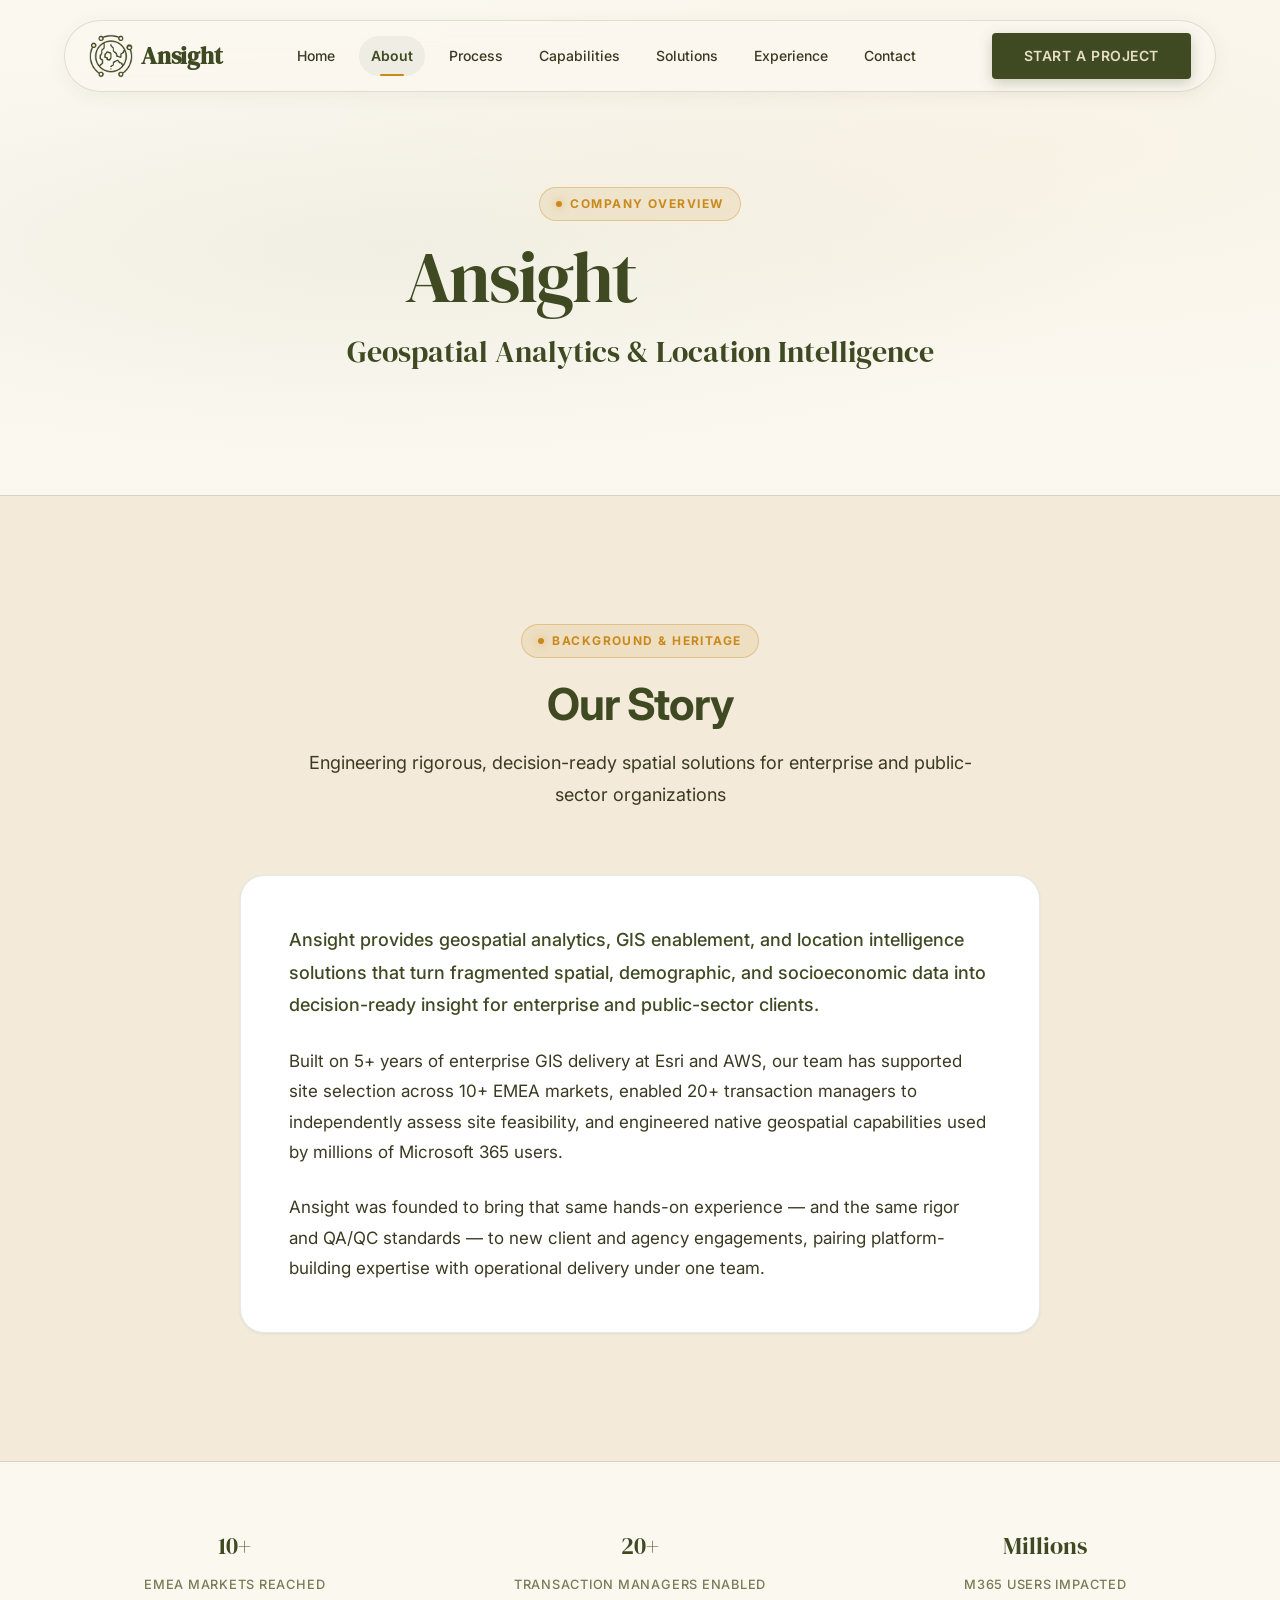
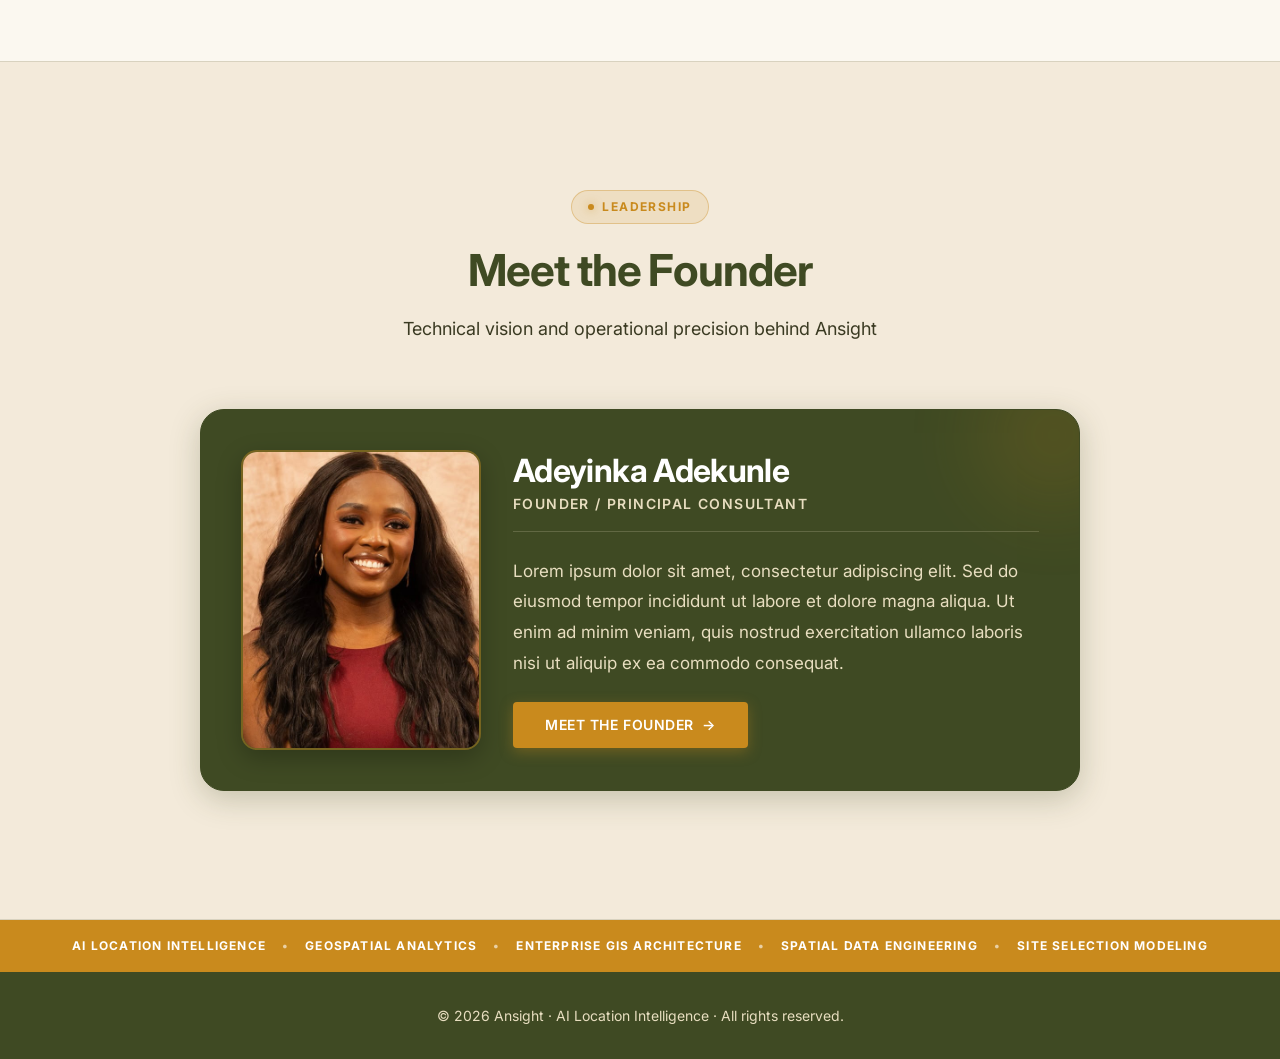
<file: about.html>
<!DOCTYPE html>
<html lang="en">

<head>
    <meta charset="UTF-8">
    <meta name="viewport" content="width=device-width, initial-scale=1.0">

    <!-- SEO & Performance -->
    <title>About Us | Ansight — Geospatial Analytics & Location Intelligence</title>
    <meta name="description"
        content="Ansight provides geospatial analytics, GIS enablement, and location intelligence solutions. Built on 5+ years of enterprise GIS delivery at Esri and AWS.">
    <meta name="keywords"
        content="about Ansight, geospatial analytics, location intelligence, GIS enablement, Adeyinka Adekunle, Esri, AWS">

    <!-- Open Graph Metadata -->
    <meta property="og:title" content="About Ansight | Geospatial Analytics">
    <meta property="og:description"
        content="Learn about Ansight, our enterprise GIS heritage, and our mission to turn spatial data into decision-ready insight.">
    <meta property="og:type" content="website">
    <meta property="og:url" content="https://ansight.com/about.html">

    <!-- Preconnect & Fonts -->
    <link rel="preconnect" href="https://fonts.googleapis.com">
    <link rel="preconnect" href="https://fonts.gstatic.com" crossorigin>
    <link
        href="https://fonts.googleapis.com/css2?family=DM+Serif+Display&family=Inter:wght@300;400;500;600;700&display=swap"
        rel="stylesheet">

    <link rel="stylesheet" href="css/style.css">
    <link rel="stylesheet" href="css/components.css">
    <link rel="icon" type="image/png" href="assets/images/logo.png">
</head>

<body>
    <!-- Global Glow Ambient Highlights -->
    <div class="glow-blob"
        style="top: -10%; left: -5%; width: 50vw; height: 50vw; background: var(--clr-olive-green); opacity: 0.08;">
    </div>
    <div class="glow-blob"
        style="bottom: 20%; right: -10%; width: 40vw; height: 40vw; background: var(--clr-amber); opacity: 0.06;"></div>

    <header class="site-header" role="banner">
        <div class="nav-container">
            <a href="index.html" class="logo" aria-label="Ansight Home">
                <img src="assets/images/logo-new.png" alt="Ansight Logo" class="logo-img">
                <span class="logo-title" data-config="company-name">Ansight</span>
            </a>
            <nav id="main-nav" class="main-nav" aria-label="Primary Navigation">
                <div class="nav-links">
                    <a href="index.html#home" class="nav-item">Home</a>
                    <a href="about.html" class="nav-item active">About</a>
                    <a href="index.html#process" class="nav-item">Process</a>
                    <a href="index.html#capabilities" class="nav-item">Capabilities</a>
                    <a href="index.html#solutions" class="nav-item">Solutions</a>
                    <a href="index.html#experience" class="nav-item">Experience</a>
                    <a href="index.html#contact" class="nav-item">Contact</a>
                </div>
                <a href="index.html#contact" class="btn btn-primary mobile-menu-cta" aria-label="Start a Project with Ansight">Start a Project</a>
            </nav>
            <button class="mobile-menu-toggle" aria-expanded="false" aria-controls="main-nav"
                aria-label="Toggle Navigation">
                <span></span><span></span><span></span>
            </button>
            <a href="index.html#contact" class="btn btn-primary header-cta" aria-label="Start a Project with Ansight">Start a
                Project</a>
        </div>
    </header>

    <main id="main-content" role="main">

        <!-- ============================================================
             1. HERO — Company Name + Tagline
             ============================================================ -->
        <section id="about-hero" class="section hero-section" style="min-height: 55vh; padding-top: var(--space-32); padding-bottom: var(--space-16); text-align: center;">
            <div class="container">
                <div class="reveal" style="max-width: 840px; margin: 0 auto;">
                    <div class="section-badge" style="margin-bottom: var(--space-4);">
                        <span class="badge-dot" aria-hidden="true"></span>
                        <span>Company Overview</span>
                    </div>
                    <h1 class="hero-title" style="margin-bottom: var(--space-4);" data-config="company-name">Ansight</h1>
                    <p class="hero-subtitle" style="font-size: clamp(1.25rem, 3vw, 1.875rem); font-family: var(--font-family-serif); color: var(--clr-deep-olive); max-width: 720px; margin: 0 auto; line-height: 1.35;" data-config="company-tagline">
                        Geospatial Analytics & Location Intelligence
                    </p>
                </div>
            </div>
        </section>

        <!-- ============================================================
             2. OUR STORY
             ============================================================ -->
        <section id="our-story" class="section section-surface" aria-labelledby="story-heading">
            <div class="container">
                <div class="section-header reveal">
                    <div class="section-badge">
                        <span class="badge-dot" aria-hidden="true"></span>
                        <span>Background & Heritage</span>
                    </div>
                    <h2 id="story-heading">Our Story</h2>
                    <p class="section-desc">Engineering rigorous, decision-ready spatial solutions for enterprise and public-sector organizations</p>
                </div>
                <div class="reveal delay-1" style="max-width: 800px; margin: 0 auto; background: var(--clr-bg-elevated); padding: clamp(var(--space-6), 5vw, var(--space-12)); border-radius: var(--radius-xl); border: 1px solid var(--clr-border-card); box-shadow: var(--shadow-sm);">
                    <p style="font-size: var(--font-size-lg); line-height: var(--line-height-relaxed); color: var(--clr-deep-olive); font-weight: 500; margin-bottom: var(--space-6);">
                        Ansight provides geospatial analytics, GIS enablement, and location intelligence solutions that turn fragmented spatial, demographic, and socioeconomic data into decision-ready insight for enterprise and public-sector clients.
                    </p>
                    <p style="font-size: var(--font-size-base); line-height: var(--line-height-relaxed); color: var(--clr-text-body); margin-bottom: var(--space-6);">
                        Built on 5+ years of enterprise GIS delivery at Esri and AWS, our team has supported site selection across 10+ EMEA markets, enabled 20+ transaction managers to independently assess site feasibility, and engineered native geospatial capabilities used by millions of Microsoft 365 users.
                    </p>
                    <p style="font-size: var(--font-size-base); line-height: var(--line-height-relaxed); color: var(--clr-text-body); margin-bottom: 0;">
                        Ansight was founded to bring that same hands-on experience — and the same rigor and QA/QC standards — to new client and agency engagements, pairing platform-building expertise with operational delivery under one team.
                    </p>
                </div>
            </div>
        </section>

        <!-- ============================================================
             3. STATS STRIP — Reusing Homepage Stat-Strip Visual Style
             ============================================================ -->
        <section id="stats" class="section section-ivory" style="padding: var(--space-16) 0;" aria-labelledby="stats-heading">
            <div class="container">
                <h2 id="stats-heading" class="visually-hidden">Track Record & Scale</h2>
                <div class="hero-stats reveal" style="margin-top: 0; padding-top: 0; border-top: none;">
                    <div class="hero-stat">
                        <span class="hero-stat-value">10+</span>
                        <span class="hero-stat-label">EMEA Markets Reached</span>
                    </div>
                    <div class="hero-stat">
                        <span class="hero-stat-value">20+</span>
                        <span class="hero-stat-label">Transaction Managers Enabled</span>
                    </div>
                    <div class="hero-stat">
                        <span class="hero-stat-value">Millions</span>
                        <span class="hero-stat-label">M365 Users Impacted</span>
                    </div>
                </div>
            </div>
        </section>

        <!-- ============================================================
             4. MEET THE FOUNDER TEASER SECTION
             ============================================================ -->
        <section id="founder-teaser" class="section section-surface" aria-labelledby="founder-teaser-heading">
            <div class="container">
                <div class="section-header reveal">
                    <div class="section-badge">
                        <span class="badge-dot" aria-hidden="true"></span>
                        <span>Leadership</span>
                    </div>
                    <h2 id="founder-teaser-heading">Meet the Founder</h2>
                    <p class="section-desc">Technical vision and operational precision behind Ansight</p>
                </div>
                <div style="max-width: 880px; margin: 0 auto;">
                    <article class="contact-card-founder reveal delay-1" style="padding: clamp(var(--space-6), 5vw, var(--space-10));">
                        <div class="founder-glow" aria-hidden="true"></div>
                        <div class="founder-card-grid">
                            <div style="text-align: center;">
                                <img src="assets/images/CEO.jpeg" alt="Adeyinka Adekunle — Founder & CEO" class="founder-portrait">
                            </div>
                            <div>
                                <h3 id="founder-name" data-config="founder-name"
                                    style="color: #FFFFFF; font-size: var(--font-size-3xl); margin-bottom: var(--space-1);">
                                    Adeyinka Adekunle
                                </h3>
                                <p aria-label="Role" data-config="founder-role"
                                    style="font-size: var(--font-size-sm); color: var(--clr-warm-ivory); text-transform: uppercase; letter-spacing: 0.1em; margin-bottom: var(--space-6); font-weight: var(--font-weight-semibold); border-bottom: 1px solid rgba(232, 222, 192, 0.2); padding-bottom: var(--space-4);">
                                    Founder / Principal Consultant
                                </p>
                                <p style="font-size: var(--font-size-base); color: var(--clr-warm-ivory); line-height: var(--line-height-relaxed); margin-bottom: var(--space-6);">
                                    Lorem ipsum dolor sit amet, consectetur adipiscing elit. Sed do eiusmod tempor incididunt ut labore et dolore magna aliqua. Ut enim ad minim veniam, quis nostrud exercitation ullamco laboris nisi ut aliquip ex ea commodo consequat.
                                </p>
                                <div>
                                    <a href="founder.html" class="btn btn-primary" style="background: var(--clr-amber); color: #FFFFFF; box-shadow: 0 4px 14px rgba(201, 138, 29, 0.35);">
                                        Meet the Founder <span class="arrow" aria-hidden="true">→</span>
                                    </a>
                                </div>
                            </div>
                        </div>
                    </article>
                </div>
            </div>
        </section>

    </main>

    <!-- Keyword Footer Banner (Amber Accent per Brand Guidelines) -->
    <div class="keyword-footer-banner" role="region" aria-label="Core Competencies Banner">
        <div class="container">
            <div class="keyword-banner-inner">
                <span>AI Location Intelligence</span>
                <span class="bullet" aria-hidden="true">•</span>
                <span>Geospatial Analytics</span>
                <span class="bullet" aria-hidden="true">•</span>
                <span>Enterprise GIS Architecture</span>
                <span class="bullet" aria-hidden="true">•</span>
                <span>Spatial Data Engineering</span>
                <span class="bullet" aria-hidden="true">•</span>
                <span>Site Selection Modeling</span>
            </div>
        </div>
    </div>

    <!-- 5. Footer (Same as index.html) -->
    <footer class="site-footer" role="contentinfo"
        style="padding-top: var(--space-8); padding-bottom: var(--space-8); background-color: var(--clr-deep-olive);">
        <div class="container text-center">
            <p data-config="copyright"
                style="color: var(--clr-warm-ivory); font-size: var(--font-size-sm); margin-bottom: 0;">&copy; 2026
                Ansight · AI Location Intelligence · All rights reserved.</p>
        </div>
    </footer>

    <script src="js/main.js"></script>
</body>

</html>
</file>
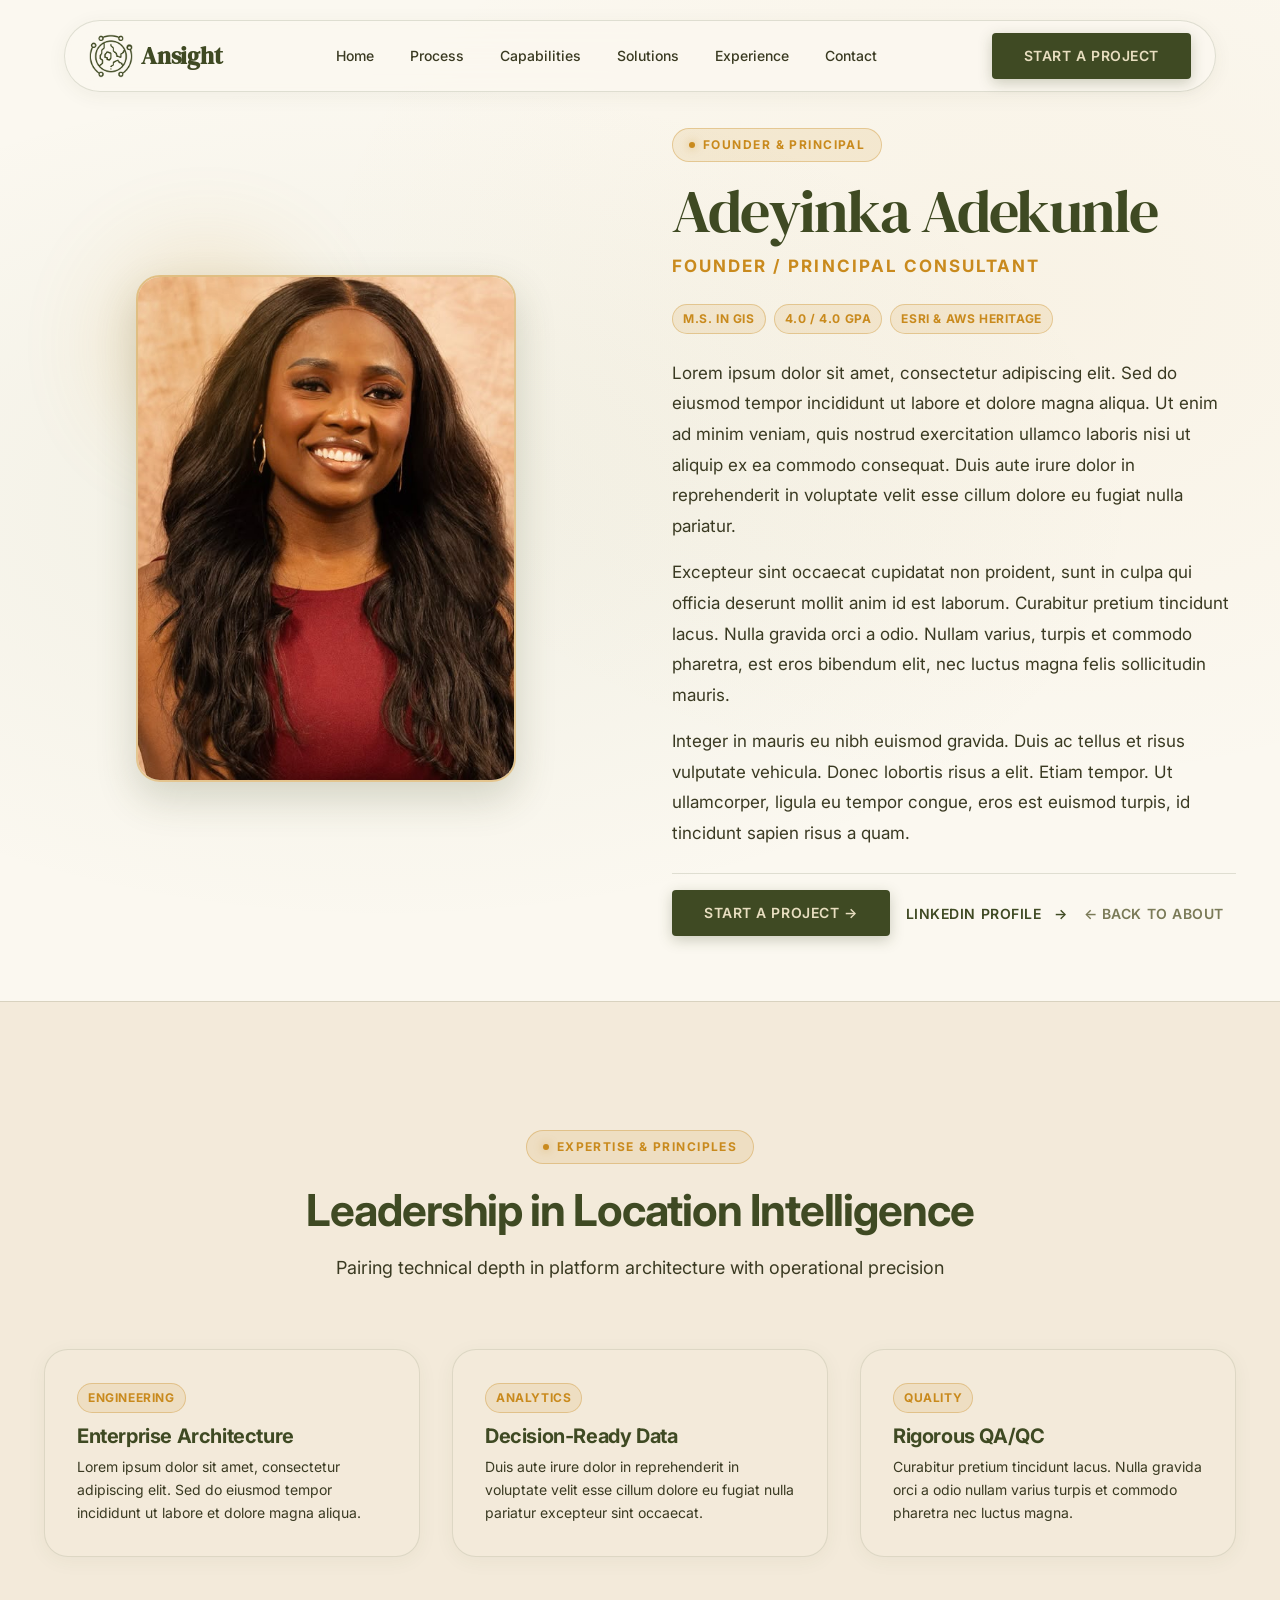
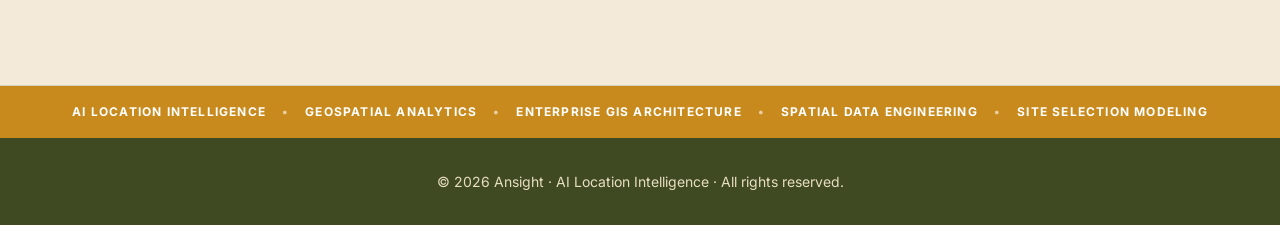
<file: founder.html>
<!DOCTYPE html>
<html lang="en">

<head>
    <meta charset="UTF-8">
    <meta name="viewport" content="width=device-width, initial-scale=1.0">

    <!-- SEO & Performance -->
    <title>Founder & Leadership | Ansight — Adeyinka Adekunle</title>
    <meta name="description"
        content="Meet Adeyinka Adekunle, Founder & Principal Consultant at Ansight. Bringing enterprise GIS rigor, location analytics, and spatial data engineering.">
    <meta name="keywords"
        content="Adeyinka Adekunle, Ansight founder, GIS consultant, location intelligence, spatial engineering">

    <!-- Open Graph Metadata -->
    <meta property="og:title" content="Founder & Leadership | Ansight">
    <meta property="og:description"
        content="Meet Adeyinka Adekunle, Founder and Principal Consultant at Ansight.">
    <meta property="og:type" content="website">
    <meta property="og:url" content="https://ansight.com/founder.html">

    <!-- Preconnect & Fonts -->
    <link rel="preconnect" href="https://fonts.googleapis.com">
    <link rel="preconnect" href="https://fonts.gstatic.com" crossorigin>
    <link
        href="https://fonts.googleapis.com/css2?family=DM+Serif+Display&family=Inter:wght@300;400;500;600;700&display=swap"
        rel="stylesheet">

    <link rel="stylesheet" href="css/style.css">
    <link rel="stylesheet" href="css/components.css">
    <link rel="icon" type="image/png" href="assets/images/logo.png">
</head>

<body>
    <!-- Global Glow Ambient Highlights -->
    <div class="glow-blob"
        style="top: -10%; left: -5%; width: 50vw; height: 50vw; background: var(--clr-olive-green); opacity: 0.08;">
    </div>
    <div class="glow-blob"
        style="bottom: 20%; right: -10%; width: 40vw; height: 40vw; background: var(--clr-amber); opacity: 0.06;"></div>

    <header class="site-header" role="banner">
        <div class="nav-container">
            <a href="index.html" class="logo" aria-label="Ansight Home">
                <img src="assets/images/logo-new.png" alt="Ansight Logo" class="logo-img">
                <span class="logo-title" data-config="company-name">Ansight</span>
            </a>
            <nav id="main-nav" class="main-nav" aria-label="Primary Navigation">
                <div class="nav-links">
                    <a href="index.html#home" class="nav-item">Home</a>
                    <!-- <a href="about.html" class="nav-item">About</a> -->
                    <a href="index.html#process" class="nav-item">Process</a>
                    <a href="index.html#capabilities" class="nav-item">Capabilities</a>
                    <a href="index.html#solutions" class="nav-item">Solutions</a>
                    <a href="index.html#experience" class="nav-item">Experience</a>
                    <a href="index.html#contact" class="nav-item">Contact</a>
                </div>
                <a href="index.html#contact" class="btn btn-primary mobile-menu-cta" aria-label="Start a Project with Ansight">Start a Project</a>
            </nav>
            <button class="mobile-menu-toggle" aria-expanded="false" aria-controls="main-nav"
                aria-label="Toggle Navigation">
                <span></span><span></span><span></span>
            </button>
            <a href="index.html#contact" class="btn btn-primary header-cta" aria-label="Start a Project with Ansight">Start a
                Project</a>
        </div>
    </header>

    <main id="main-content" role="main">

        <!-- ============================================================
             FOUNDER HERO & PROFILE
             ============================================================ -->
        <section id="founder-hero" class="section hero-section" style="min-height: auto; padding-top: var(--space-32); padding-bottom: var(--space-16);">
            <div class="container">
                <div class="grid grid-2" style="align-items: center; gap: clamp(var(--space-8), 5vw, var(--space-16));">
                    <!-- Left: CEO Portrait in Art-Directed Container -->
                    <div class="reveal" style="text-align: center;">
                        <div style="position: relative; display: inline-block; max-width: 380px; width: 100%;">
                            <div class="founder-glow" style="top: -20px; left: -20px; width: 180px; height: 180px; background: var(--clr-amber); opacity: 0.2; filter: blur(50px); position: absolute; border-radius: 50%;" aria-hidden="true"></div>
                            <img src="assets/images/CEO.jpeg" alt="Adeyinka Adekunle — Founder & Principal Consultant"
                                style="width: 100%; border-radius: var(--radius-xl); border: 2px solid rgba(201, 138, 29, 0.45); box-shadow: 0 16px 40px rgba(63, 74, 35, 0.2); object-fit: cover; object-position: 50% 0%; aspect-ratio: 3 / 4; display: block;">
                        </div>
                    </div>

                    <!-- Right: Executive Details & Bio -->
                    <div class="reveal delay-1">
                        <div class="section-badge" style="margin-bottom: var(--space-4);">
                            <span class="badge-dot" aria-hidden="true"></span>
                            <span>Founder & Principal</span>
                        </div>
                        <h1 class="hero-title" style="margin-bottom: var(--space-2); font-size: clamp(2.5rem, 5vw, 3.75rem);">Adeyinka Adekunle</h1>
                        <p style="font-size: var(--font-size-base); color: var(--clr-amber); text-transform: uppercase; letter-spacing: 0.12em; font-weight: var(--font-weight-bold); margin-bottom: var(--space-6);">
                            Founder / Principal Consultant
                        </p>

                        <div style="display: flex; gap: var(--space-2); flex-wrap: wrap; margin-bottom: var(--space-6);">
                            <span class="tag">M.S. in GIS</span>
                            <span class="tag">4.0 / 4.0 GPA</span>
                            <span class="tag">Esri & AWS Heritage</span>
                        </div>

                        <!-- Draft Lorem Ipsum Description (placeholder for user's draft) -->
                        <div style="color: var(--clr-text-body); font-size: var(--font-size-base); line-height: var(--line-height-relaxed);">
                            <p style="margin-bottom: var(--space-4);">
                                Lorem ipsum dolor sit amet, consectetur adipiscing elit. Sed do eiusmod tempor incididunt ut labore et dolore magna aliqua. Ut enim ad minim veniam, quis nostrud exercitation ullamco laboris nisi ut aliquip ex ea commodo consequat. Duis aute irure dolor in reprehenderit in voluptate velit esse cillum dolore eu fugiat nulla pariatur.
                            </p>
                            <p style="margin-bottom: var(--space-4);">
                                Excepteur sint occaecat cupidatat non proident, sunt in culpa qui officia deserunt mollit anim id est laborum. Curabitur pretium tincidunt lacus. Nulla gravida orci a odio. Nullam varius, turpis et commodo pharetra, est eros bibendum elit, nec luctus magna felis sollicitudin mauris.
                            </p>
                            <p style="margin-bottom: var(--space-6);">
                                Integer in mauris eu nibh euismod gravida. Duis ac tellus et risus vulputate vehicula. Donec lobortis risus a elit. Etiam tempor. Ut ullamcorper, ligula eu tempor congue, eros est euismod turpis, id tincidunt sapien risus a quam.
                            </p>
                        </div>

                        <div style="display: flex; gap: var(--space-4); align-items: center; flex-wrap: wrap; padding-top: var(--space-4); border-top: 1px solid var(--clr-border);">
                            <a href="index.html#contact" class="btn btn-primary">Start a Project →</a>
                            <a href="https://www.linkedin.com/in/adeyinka-adekunle-37162a155/" target="_blank" rel="noopener noreferrer" class="btn-text">
                                LinkedIn Profile <span class="arrow" aria-hidden="true">→</span>
                            </a>
                            <a href="about.html" class="btn-text" style="color: var(--clr-muted-olive);">
                                ← Back to About
                            </a>
                        </div>
                    </div>
                </div>
            </div>
        </section>

        <!-- ============================================================
             CORE PILLARS / COMPETENCIES
             ============================================================ -->
        <section class="section section-surface" aria-labelledby="pillars-heading">
            <div class="container">
                <div class="section-header reveal">
                    <div class="section-badge">
                        <span class="badge-dot" aria-hidden="true"></span>
                        <span>Expertise & Principles</span>
                    </div>
                    <h2 id="pillars-heading">Leadership in Location Intelligence</h2>
                    <p class="section-desc">Pairing technical depth in platform architecture with operational precision</p>
                </div>
                <div class="grid grid-3">
                    <div class="card reveal">
                        <span class="tag" style="margin-bottom: var(--space-3);">Engineering</span>
                        <h3 style="font-size: var(--font-size-xl); margin-bottom: var(--space-2);">Enterprise Architecture</h3>
                        <p style="margin-bottom: 0; color: var(--clr-text-body); font-size: var(--font-size-sm); line-height: var(--line-height-base);">
                            Lorem ipsum dolor sit amet, consectetur adipiscing elit. Sed do eiusmod tempor incididunt ut labore et dolore magna aliqua.
                        </p>
                    </div>
                    <div class="card reveal delay-1">
                        <span class="tag" style="margin-bottom: var(--space-3);">Analytics</span>
                        <h3 style="font-size: var(--font-size-xl); margin-bottom: var(--space-2);">Decision-Ready Data</h3>
                        <p style="margin-bottom: 0; color: var(--clr-text-body); font-size: var(--font-size-sm); line-height: var(--line-height-base);">
                            Duis aute irure dolor in reprehenderit in voluptate velit esse cillum dolore eu fugiat nulla pariatur excepteur sint occaecat.
                        </p>
                    </div>
                    <div class="card reveal delay-2">
                        <span class="tag" style="margin-bottom: var(--space-3);">Quality</span>
                        <h3 style="font-size: var(--font-size-xl); margin-bottom: var(--space-2);">Rigorous QA/QC</h3>
                        <p style="margin-bottom: 0; color: var(--clr-text-body); font-size: var(--font-size-sm); line-height: var(--line-height-base);">
                            Curabitur pretium tincidunt lacus. Nulla gravida orci a odio nullam varius turpis et commodo pharetra nec luctus magna.
                        </p>
                    </div>
                </div>
            </div>
        </section>

    </main>

    <!-- Keyword Footer Banner (Amber Accent per Brand Guidelines) -->
    <div class="keyword-footer-banner" role="region" aria-label="Core Competencies Banner">
        <div class="container">
            <div class="keyword-banner-inner">
                <span>AI Location Intelligence</span>
                <span class="bullet" aria-hidden="true">•</span>
                <span>Geospatial Analytics</span>
                <span class="bullet" aria-hidden="true">•</span>
                <span>Enterprise GIS Architecture</span>
                <span class="bullet" aria-hidden="true">•</span>
                <span>Spatial Data Engineering</span>
                <span class="bullet" aria-hidden="true">•</span>
                <span>Site Selection Modeling</span>
            </div>
        </div>
    </div>

    <!-- Footer (Same as index.html) -->
    <footer class="site-footer" role="contentinfo"
        style="padding-top: var(--space-8); padding-bottom: var(--space-8); background-color: var(--clr-deep-olive);">
        <div class="container text-center">
            <p data-config="copyright"
                style="color: var(--clr-warm-ivory); font-size: var(--font-size-sm); margin-bottom: 0;">&copy; 2026
                Ansight · AI Location Intelligence · All rights reserved.</p>
        </div>
    </footer>

    <script src="js/main.js"></script>
</body>

</html>
</file>
<file: css/style.css>
/* ==========================================================================
   ANSIGHT DESIGN SYSTEM - PREMIUM ART-DIRECTED OVERHAUL
   Centralized CSS Custom Properties (Tokens) & Base Components
   ========================================================================== */

@import url('https://fonts.googleapis.com/css2?family=DM+Serif+Display&family=Inter:wght@300;400;500;600;700&display=swap');

:root {
    /* ----------------------------------------------------------------------
       1. ANSIGHT BRAND COLOR SYSTEM  (palette locked — unchanged)
       ---------------------------------------------------------------------- */
    --clr-deep-olive: #3F4A23;
    --clr-olive-green: #6B7A3D;
    --clr-amber: #C98A1D;
    --clr-amber-glow: rgba(201, 138, 29, 0.25);
    --clr-ivory: #FBF8F0;
    --clr-ivory-tint: #F3EADA;
    --clr-dark-olive-brown: #3A3A22;
    --clr-muted-olive: #7A7A57;
    --clr-warm-ivory: #E8DEC0;

    /* Semantic Aliases */
    --clr-bg-base: var(--clr-ivory);
    --clr-bg-surface: var(--clr-ivory-tint);
    --clr-bg-elevated: #FFFFFF;
    --clr-bg-dark: var(--clr-deep-olive);

    --clr-primary: var(--clr-olive-green);
    --clr-primary-dark: var(--clr-deep-olive);
    --clr-accent: var(--clr-amber);

    --clr-text-primary: var(--clr-deep-olive);
    --clr-text-body: var(--clr-dark-olive-brown);
    --clr-text-secondary: var(--clr-dark-olive-brown);
    --clr-text-muted: var(--clr-muted-olive);
    --clr-text-on-dark: var(--clr-warm-ivory);
    --clr-text-inverse: var(--clr-ivory);

    --clr-border: rgba(63, 74, 35, 0.15);
    --clr-border-card: rgba(63, 74, 35, 0.12);
    --clr-border-active: var(--clr-amber);
    --clr-glass-bg: rgba(251, 248, 240, 0.88);

    /* ----------------------------------------------------------------------
       2. TYPOGRAPHY — scaled-up editorial hierarchy
       ---------------------------------------------------------------------- */
    --font-family-sans: 'Inter', system-ui, -apple-system, sans-serif;
    --font-family-serif: 'DM Serif Display', Georgia, 'Times New Roman', serif;

    --font-size-label: 0.8rem;       /* labels, overlines */
    --font-size-xs: 0.75rem;
    --font-size-sm: 0.875rem;
    --font-size-base: 1.0625rem;     /* body copy — up from 1rem */
    --font-size-lg: 1.125rem;
    --font-size-xl: 1.25rem;
    --font-size-2xl: 1.5rem;
    --font-size-3xl: 2rem;
    --font-size-4xl: clamp(1.625rem, 4vw, 2.75rem);    /* H2 */
    --font-size-5xl: clamp(2.25rem, 6.5vw, 4.5rem);   /* H1 hero */

    --font-weight-light: 300;
    --font-weight-regular: 400;
    --font-weight-medium: 500;
    --font-weight-semibold: 600;
    --font-weight-bold: 700;

    --line-height-tight: 1.1;
    --line-height-base: 1.65;
    --line-height-relaxed: 1.8;

    /* ----------------------------------------------------------------------
       3. SPACING — finer-grain tokens added
       ---------------------------------------------------------------------- */
    --space-1: 0.25rem;   /* 4px  */
    --space-2: 0.5rem;    /* 8px  */
    --space-3: 0.75rem;   /* 12px */
    --space-4: 1rem;      /* 16px */
    --space-5: 1.25rem;   /* 20px */
    --space-6: 1.5rem;    /* 24px */
    --space-8: 2rem;      /* 32px */
    --space-10: 2.5rem;   /* 40px */
    --space-12: 3rem;     /* 48px */
    --space-16: 4rem;     /* 64px */
    --space-20: 5rem;     /* 80px */
    --space-24: 6rem;     /* 96px */
    --space-32: 8rem;     /* 128px */

    /* ----------------------------------------------------------------------
       4. BORDER RADIUS & BORDERS
       ---------------------------------------------------------------------- */
    --radius-sm: 4px;
    --radius-md: 8px;
    --radius-lg: 16px;
    --radius-xl: 24px;
    --radius-full: 9999px;

    /* ----------------------------------------------------------------------
       5. SHADOWS & ELEVATION
       ---------------------------------------------------------------------- */
    --shadow-sm: 0 1px 3px rgba(63, 74, 35, 0.08);
    --shadow-md: 0 4px 16px rgba(63, 74, 35, 0.08);
    --shadow-lg: 0 10px 30px rgba(63, 74, 35, 0.12);
    --shadow-glow: 0 0 20px rgba(201, 138, 29, 0.25);

    /* ----------------------------------------------------------------------
       6. GRID & CONTAINERS
       ---------------------------------------------------------------------- */
    --container-width-xl: 1240px;
    --grid-gap: var(--space-8);

    /* ----------------------------------------------------------------------
       7. STATES & TRANSITIONS
       ---------------------------------------------------------------------- */
    --transition-fast: 200ms cubic-bezier(0.4, 0, 0.2, 1);
    --transition-base: 400ms cubic-bezier(0.16, 1, 0.3, 1);
    --transition-slow: 700ms cubic-bezier(0.16, 1, 0.3, 1);
}

/* ==========================================================================
   CSS RESET & BASE
   ========================================================================== */
*, *::before, *::after { box-sizing: border-box; margin: 0; padding: 0; }
html { font-size: 16px; scroll-behavior: smooth; }
body {
    background-color: var(--clr-bg-base);
    color: var(--clr-text-body);
    font-family: var(--font-family-sans);
    font-size: var(--font-size-base);
    line-height: var(--line-height-base);
    -webkit-font-smoothing: antialiased;
    -moz-osx-font-smoothing: grayscale;
    overflow-x: hidden;
    position: relative;
}

/* Custom Selection */
::selection { background-color: var(--clr-amber); color: #FFFFFF; }

/* ==========================================================================
   TYPOGRAPHY ELEMENTS — editorial hierarchy
   ========================================================================== */
h1, h2, h3, h4, h5, h6 {
    font-weight: var(--font-weight-bold);
    line-height: var(--line-height-tight);
    letter-spacing: -0.02em;
    color: var(--clr-deep-olive);
    /* No default margin-bottom — controlled per context */
}

h1 {
    font-family: var(--font-family-serif);
    font-size: var(--font-size-5xl);
    font-weight: var(--font-weight-regular); /* DM Serif Display is inherently bold */
    letter-spacing: -0.03em;
}

h2 {
    font-size: var(--font-size-4xl);
    letter-spacing: -0.025em;
}

h3 { font-size: var(--font-size-2xl); }
h4 { font-size: var(--font-size-xl); }

p {
    margin-bottom: var(--space-4);
    color: var(--clr-text-body);
    font-size: var(--font-size-base);
}

strong { font-weight: var(--font-weight-semibold); color: var(--clr-deep-olive); }

/* ==========================================================================
   LINKS & BUTTONS — rectangular, precision-crafted
   ========================================================================== */
a {
    color: var(--clr-primary);
    text-decoration: none;
    transition: color var(--transition-fast);
}
a:hover { color: var(--clr-accent); }

.btn {
    display: inline-flex;
    align-items: center;
    justify-content: center;
    gap: var(--space-2);
    padding: var(--space-4) var(--space-8);
    font-size: var(--font-size-sm);
    font-weight: var(--font-weight-semibold);
    letter-spacing: 0.04em;
    text-transform: uppercase;
    border-radius: var(--radius-sm);   /* 4px — rectangular, not pill */
    cursor: pointer;
    border: none;
    transition: all var(--transition-base);
    line-height: 1;
    position: relative;
    overflow: hidden;
    text-align: center;
}

.btn-primary {
    background: var(--clr-deep-olive);
    color: var(--clr-warm-ivory);
    box-shadow: 0 4px 14px rgba(63, 74, 35, 0.25);
}
.btn-primary:hover {
    background: var(--clr-olive-green);
    transform: translateY(-2px);
    box-shadow: 0 8px 24px rgba(107, 122, 61, 0.35);
    color: #FFFFFF;
}

.btn-outline {
    background: transparent;
    color: var(--clr-deep-olive);
    border: 1.5px solid var(--clr-deep-olive);
}
.btn-outline:hover {
    background: var(--clr-deep-olive);
    color: var(--clr-warm-ivory);
    transform: translateY(-2px);
    box-shadow: 0 4px 14px rgba(63, 74, 35, 0.2);
}

/* Secondary text-link CTA with arrow */
.btn-text {
    background: none;
    border: none;
    color: var(--clr-deep-olive);
    font-weight: var(--font-weight-semibold);
    font-size: var(--font-size-sm);
    letter-spacing: 0.04em;
    text-transform: uppercase;
    cursor: pointer;
    padding: var(--space-3) 0;
    transition: color var(--transition-fast);
}
.btn-text:hover { color: var(--clr-amber); }
.btn-text .arrow {
    display: inline-block;
    transition: transform var(--transition-fast);
    margin-left: var(--space-2);
}
.btn-text:hover .arrow { transform: translateX(4px); }

/* ==========================================================================
   FORMS — larger, clearer inputs
   ========================================================================== */
.form-group { margin-bottom: var(--space-6); }
.form-label {
    display: block;
    margin-bottom: var(--space-2);
    font-size: var(--font-size-sm);
    color: var(--clr-deep-olive);
    font-weight: var(--font-weight-semibold);
    letter-spacing: 0.02em;
}
.form-control {
    width: 100%;
    padding: var(--space-3) var(--space-4);
    min-height: 48px;
    background-color: #FFFFFF;
    border: 1px solid var(--clr-border);
    border-radius: var(--radius-md);
    color: var(--clr-dark-olive-brown);
    font-family: var(--font-family-sans);
    font-size: 16px; /* 16px minimum prevents iOS viewport auto-zoom */
    transition: all var(--transition-fast);
}
.form-control:focus {
    outline: none;
    border-color: var(--clr-amber);
    box-shadow: 0 0 0 3px var(--clr-amber-glow);
}

/* ==========================================================================
   LAYOUT & CONTAINERS (CENTRALIZED)
   ========================================================================== */
.container {
    width: 100%;
    max-width: var(--container-width-xl);
    margin-left: auto;
    margin-right: auto;
    padding-left: clamp(var(--space-4), 4vw, var(--space-6));
    padding-right: clamp(var(--space-4), 4vw, var(--space-6));
}

/* Sections — generous breathing room */
.section {
    padding: var(--space-32) 0;
    position: relative;
    width: 100%;
}

/* --- Section tonal variants --- */
.section-ivory { background-color: var(--clr-ivory); }

.section-surface {
    background-color: var(--clr-ivory-tint);
    border-top: 1px solid var(--clr-border);
    border-bottom: 1px solid var(--clr-border);
}

.section-dark {
    background-color: var(--clr-deep-olive);
    color: var(--clr-warm-ivory);
}
.section-dark h2,
.section-dark h3,
.section-dark h4 { color: #FFFFFF; }
.section-dark p { color: var(--clr-warm-ivory); }
.section-dark .section-desc { color: var(--clr-warm-ivory); opacity: 0.85; }
.section-dark .section-badge {
    background: rgba(201, 138, 29, 0.18);
    border-color: rgba(201, 138, 29, 0.45);
}

/* Section Header Structure with Tab Eyebrow */
.section-header {
    text-align: center;
    max-width: 820px;
    margin: 0 auto var(--space-16) auto;
    display: flex;
    flex-direction: column;
    align-items: center;
}
.section-header h2 {
    margin-bottom: var(--space-4);
    line-height: 1.2;
    color: var(--clr-deep-olive);
}
.section-dark .section-header h2 { color: #FFFFFF; }

.section-desc {
    font-size: var(--font-size-lg);
    color: var(--clr-dark-olive-brown);
    max-width: 680px;
    margin: 0 auto;
    line-height: var(--line-height-relaxed);
}

/* Section Tab Badge / Eyebrow (Amber Accent per Brand Guidelines) */
.section-badge {
    display: inline-flex;
    align-items: center;
    gap: var(--space-2);
    padding: 6px 16px;
    border-radius: var(--radius-full);
    background: rgba(201, 138, 29, 0.12);
    border: 1px solid rgba(201, 138, 29, 0.35);
    color: var(--clr-amber);
    font-size: var(--font-size-xs);
    font-weight: var(--font-weight-bold);
    letter-spacing: 0.12em;
    text-transform: uppercase;
    margin-bottom: var(--space-5);
}
.badge-dot {
    width: 6px;
    height: 6px;
    border-radius: 50%;
    background-color: var(--clr-amber);
    box-shadow: 0 0 8px rgba(201, 138, 29, 0.6);
}

/* Keyword Footer Banner (Amber Accent per Brand Guidelines) */
.keyword-footer-banner {
    background-color: var(--clr-amber);
    color: #FFFFFF;
    padding: var(--space-4) 0;
    text-align: center;
    font-size: var(--font-size-xs);
    font-weight: var(--font-weight-bold);
    letter-spacing: 0.1em;
    text-transform: uppercase;
}
.keyword-banner-inner {
    display: flex;
    justify-content: center;
    align-items: center;
    gap: var(--space-4);
    flex-wrap: wrap;
}
.keyword-banner-inner span.bullet {
    opacity: 0.6;
}

.site-footer {
    background-color: var(--clr-deep-olive);
    color: var(--clr-warm-ivory);
    border-top: none;
}

.grid { display: grid; gap: var(--grid-gap); }
@media (min-width: 768px) {
    .grid-2 { grid-template-columns: repeat(2, 1fr); }
    .grid-3 { grid-template-columns: repeat(3, 1fr); }
    .grid-4 { grid-template-columns: repeat(4, 1fr); }
}

/* ==========================================================================
   UTILITIES & ANIMATIONS
   ========================================================================== */
.text-center { text-align: center; }
.text-left { text-align: left; }
.mx-auto { margin-left: auto; margin-right: auto; }
.mb-2 { margin-bottom: var(--space-2); }
.mb-4 { margin-bottom: var(--space-4); }
.mt-6 { margin-top: var(--space-6); }
.mt-8 { margin-top: var(--space-8); }
.flex { display: flex; }
.flex-center { justify-content: center; align-items: center; }
.visually-hidden { position: absolute; width: 1px; height: 1px; padding: 0; margin: -1px; overflow: hidden; clip: rect(0, 0, 0, 0); white-space: nowrap; border: 0; }

/* Scroll Reveal Classes (Progressive Enhancement - visible by default, animated when JS enables) */
.reveal {
    opacity: 1;
    transform: none;
    transition: opacity 0.7s cubic-bezier(0.16, 1, 0.3, 1), transform 0.7s cubic-bezier(0.16, 1, 0.3, 1);
}
html.js-ready .reveal {
    opacity: 0;
    transform: translateY(24px);
}
html.js-ready .reveal.active {
    opacity: 1;
    transform: translateY(0);
}
.delay-1 { transition-delay: 100ms; }
.delay-2 { transition-delay: 200ms; }
.delay-3 { transition-delay: 300ms; }
.delay-4 { transition-delay: 400ms; }
.delay-5 { transition-delay: 500ms; }

/* Global Background Effects */
.glow-blob {
    position: absolute;
    border-radius: 50%;
    filter: blur(120px);
    z-index: -1;
    opacity: 0.12;
    pointer-events: none;
}
</file>
<file: css/components.css>
/* ==========================================================================
   COMPONENT STYLES & RESPONSIVE DESIGN - PREMIUM ART-DIRECTED OVERHAUL
   ========================================================================== */

/* ----------------------------------------------------------------------
   Glassmorphic Header & Navigation
   ---------------------------------------------------------------------- */
.site-header {
    position: fixed;
    top: 20px; left: 50%;
    transform: translateX(-50%);
    width: 90%;
    max-width: 1200px;
    z-index: 50;
    background-color: var(--clr-glass-bg);
    backdrop-filter: blur(16px);
    -webkit-backdrop-filter: blur(16px);
    border: 1px solid var(--clr-border);
    border-radius: var(--radius-full);
    transition: all var(--transition-base);
    box-shadow: 0 4px 20px rgba(63, 74, 35, 0.06);
}
.site-header.scrolled {
    width: 100%;
    max-width: 100%;
    top: 0;
    border-radius: 0;
    border-top: none;
    border-left: none;
    border-right: none;
    background-color: rgba(251, 248, 240, 0.98);
    border-bottom: 1px solid var(--clr-border);
    box-shadow: 0 4px 20px rgba(63, 74, 35, 0.08);
}
.nav-container {
    display: flex;
    justify-content: space-between;
    align-items: center;
    height: 70px;
    padding: 0 var(--space-6);
}

.logo {
    display: inline-flex;
    align-items: center;
    gap: var(--space-2);
    text-decoration: none;
    transition: opacity var(--transition-fast);
}
.logo:hover {
    opacity: 0.85;
}
.logo-img {
    height: 44px;
    width: 44px;
    object-fit: contain;
    display: block;
    flex-shrink: 0;
    mix-blend-mode: multiply;
}
.logo-title {
    font-family: var(--font-family-serif);
    font-size: 1.5rem;
    font-weight: 700;
    color: var(--clr-deep-olive);
    letter-spacing: -0.01em;
}

.nav-item {
    color: var(--clr-dark-olive-brown);
    font-weight: var(--font-weight-medium);
    font-size: var(--font-size-sm);
    position: relative;
    padding: var(--space-2) var(--space-3);
    margin: 0 var(--space-1);
    border-radius: var(--radius-full);
    transition: all var(--transition-fast);
}
.nav-item::after {
    content: '';
    position: absolute;
    bottom: 0px; left: 50%;
    transform: translateX(-50%);
    width: 0; height: 2px;
    background-color: var(--clr-amber);
    transition: width var(--transition-fast);
    border-radius: var(--radius-full);
}
.nav-item:hover, .nav-item.active {
    color: var(--clr-deep-olive);
    background: rgba(63, 74, 35, 0.06);
    font-weight: var(--font-weight-semibold);
}
.nav-item:hover::after, .nav-item.active::after {
    width: 24px;
}

.main-nav {
    display: none;
    position: absolute;
    top: 80px; left: 0; right: 0;
    background-color: var(--clr-ivory-tint);
    padding: var(--space-5) var(--space-4);
    border: 1px solid var(--clr-border);
    border-radius: var(--radius-xl);
    flex-direction: column;
    align-items: stretch;
    box-shadow: 0 16px 40px rgba(63, 74, 35, 0.16);
    backdrop-filter: blur(16px);
    -webkit-backdrop-filter: blur(16px);
}
.main-nav.is-open { display: flex; }
.nav-links {
    display: flex;
    flex-direction: column;
    align-items: stretch;
    gap: var(--space-2);
    width: 100%;
}
.main-nav .nav-item {
    display: flex;
    align-items: center;
    justify-content: center;
    width: 100%;
    min-height: 44px;
    padding: var(--space-3) var(--space-4);
    font-size: var(--font-size-base);
    border-radius: var(--radius-md);
}
.mobile-menu-toggle {
    display: flex;
    flex-direction: column;
    justify-content: space-around;
    width: 32px; height: 26px;
    background: transparent;
    border: none;
    cursor: pointer;
    z-index: 100;
    padding: 0;
}
.mobile-menu-toggle span {
    width: 100%; height: 2px;
    background-color: var(--clr-deep-olive);
    transition: transform var(--transition-fast), opacity var(--transition-fast);
    transform-origin: center;
}
.mobile-menu-toggle[aria-expanded="true"] span:nth-child(1) {
    transform: translateY(9px) rotate(45deg);
}
.mobile-menu-toggle[aria-expanded="true"] span:nth-child(2) {
    opacity: 0;
    transform: scaleX(0);
}
.mobile-menu-toggle[aria-expanded="true"] span:nth-child(3) {
    transform: translateY(-9px) rotate(-45deg);
}

.header-cta { display: none; }
.mobile-menu-cta {
    display: inline-flex;
    width: 100%;
    margin-top: var(--space-3);
    min-height: 48px;
}

@media (min-width: 860px) {
    .main-nav {
        display: flex;
        position: static;
        background-color: transparent;
        padding: 0;
        border: none;
        flex-direction: row;
        align-items: center;
        box-shadow: none;
        backdrop-filter: none;
        -webkit-backdrop-filter: none;
    }
    .nav-links {
        flex-direction: row;
        gap: var(--space-1);
        width: auto;
    }
    .main-nav .nav-item {
        display: inline-flex;
        width: auto;
        min-height: auto;
        padding: var(--space-2) var(--space-3);
        font-size: var(--font-size-sm);
        border-radius: var(--radius-full);
    }
    .mobile-menu-toggle { display: none; }
    .header-cta { display: inline-flex; }
    .mobile-menu-cta { display: none; }
}

/* ----------------------------------------------------------------------
   HERO — 60/40 split layout, text left, SVG right
   ---------------------------------------------------------------------- */
.hero-section {
    min-height: 100vh;
    display: flex;
    align-items: center;
    position: relative;
    padding-top: var(--space-32);
    padding-bottom: var(--space-16);
    background: radial-gradient(ellipse at 30% 50%, rgba(107, 122, 61, 0.07) 0%, transparent 60%),
                radial-gradient(ellipse at 80% 30%, rgba(201, 138, 29, 0.05) 0%, transparent 50%),
                var(--clr-bg-base);
}

.hero-grid {
    display: grid;
    grid-template-columns: 1fr;
    gap: var(--space-12);
    align-items: center;
}

@media (min-width: 860px) {
    .hero-grid {
        grid-template-columns: 1.1fr 0.9fr;
        gap: var(--space-16);
    }
}

.hero-text {
    position: relative;
    z-index: 2;
}

.hero-coord-badge {
    display: inline-flex;
    align-items: center;
    gap: var(--space-2);
    padding: 5px 14px;
    border-radius: var(--radius-full);
    background: rgba(63, 74, 35, 0.06);
    border: 1px solid var(--clr-border);
    color: var(--clr-muted-olive);
    font-size: var(--font-size-label);
    font-weight: var(--font-weight-medium);
    letter-spacing: 0.08em;
    font-family: var(--font-family-sans);
    margin-bottom: var(--space-6);
}
.hero-coord-badge .coord-dot {
    width: 5px; height: 5px;
    border-radius: 50%;
    background: var(--clr-amber);
    box-shadow: 0 0 6px rgba(201, 138, 29, 0.5);
}

.hero-title {
    margin-bottom: var(--space-6);
    max-width: 600px;
}

.hero-subtitle {
    max-width: 520px;
    color: var(--clr-text-body);
    font-size: var(--font-size-base);
    line-height: var(--line-height-relaxed);
    margin-bottom: var(--space-8);
}

.hero-actions {
    display: flex;
    gap: var(--space-4);
    align-items: center;
    flex-wrap: wrap;
}

/* Hero SVG Canvas */
.hero-svg-container {
    display: flex;
    align-items: center;
    justify-content: center;
    position: relative;
}

.hero-svg-canvas {
    width: 100%;
    max-width: 520px;
    height: auto;
}

/* Hero Stats Strip */
.hero-stats {
    display: grid;
    grid-template-columns: repeat(3, 1fr);
    gap: var(--space-6);
    margin-top: var(--space-16);
    padding-top: var(--space-8);
    border-top: 1px solid var(--clr-border);
}
.hero-stat {
    text-align: center;
}
.hero-stat-value {
    display: block;
    font-family: var(--font-family-serif);
    font-size: var(--font-size-2xl);
    color: var(--clr-deep-olive);
    margin-bottom: var(--space-1);
}
.hero-stat-label {
    font-size: var(--font-size-label);
    color: var(--clr-muted-olive);
    letter-spacing: 0.06em;
    text-transform: uppercase;
    font-weight: var(--font-weight-medium);
}

/* ----------------------------------------------------------------------
   METHODOLOGY PIPELINE — dark olive section
   ---------------------------------------------------------------------- */
.pipeline-grid {
    display: grid;
    grid-template-columns: 1fr;
    gap: var(--space-10);
    counter-reset: pipeline-step;
    position: relative;
}

@media (min-width: 860px) {
    .pipeline-grid {
        grid-template-columns: repeat(5, 1fr);
        gap: var(--space-6);
    }
}

.pipeline-step {
    counter-increment: pipeline-step;
    position: relative;
    text-align: center;
}

.pipeline-step-number {
    display: block;
    font-family: var(--font-family-serif);
    font-size: var(--font-size-3xl);
    color: var(--clr-amber);
    opacity: 0.6;
    margin-bottom: var(--space-3);
    line-height: 1;
}

.pipeline-step-icon {
    width: 48px;
    height: 48px;
    margin: 0 auto var(--space-4) auto;
}
.pipeline-step-icon svg {
    width: 100%;
    height: 100%;
}

.pipeline-step-title {
    font-size: var(--font-size-base);
    font-weight: var(--font-weight-semibold);
    color: #FFFFFF;
    margin-bottom: var(--space-2);
    letter-spacing: 0.02em;
}

.pipeline-step-desc {
    font-size: var(--font-size-sm);
    color: var(--clr-warm-ivory);
    opacity: 0.8;
    line-height: var(--line-height-base);
    margin-bottom: 0;
}

/* SVG connecting line between steps (desktop) */
.pipeline-connector {
    display: none;
}
@media (min-width: 860px) {
    .pipeline-connector {
        display: block;
        position: absolute;
        top: 70px;
        left: calc(100% + 4px);
        width: calc(var(--space-6) - 8px);
        height: 2px;
        z-index: 1;
    }
    .pipeline-connector line {
        stroke: var(--clr-amber);
        stroke-width: 1.5;
        stroke-dasharray: 6 4;
        opacity: 0.5;
    }
    /* Last step has no connector */
    .pipeline-step:last-child .pipeline-connector { display: none; }
}

/* ----------------------------------------------------------------------
   CAPABILITIES — 2-column grid (2 cards per row)
   ---------------------------------------------------------------------- */
.capabilities-grid {
    display: grid;
    grid-template-columns: 1fr;
    gap: var(--space-8);
}

@media (min-width: 768px) {
    .capabilities-grid {
        grid-template-columns: repeat(2, 1fr);
    }
}

.capability-card {
    padding: var(--space-8);
    border-radius: var(--radius-lg);
    border: 1px solid var(--clr-border-card);
    background: var(--clr-ivory-tint);
    transition: all var(--transition-base);
    position: relative;
    overflow: hidden;
    display: flex;
    flex-direction: column;
    gap: var(--space-3);
}

/* Amber top-line accent */
.capability-card::before {
    content: '';
    position: absolute;
    top: 0; left: 0; right: 0; height: 3px;
    background: var(--clr-amber);
    transform: scaleX(0);
    transform-origin: left;
    transition: transform var(--transition-base);
}
.capability-card:hover::before { transform: scaleX(1); }

.capability-card:hover {
    background: var(--clr-bg-elevated);
    border-color: rgba(201, 138, 29, 0.35);
    transform: translateY(-4px);
    box-shadow: 0 12px 28px rgba(63, 74, 35, 0.1);
}

.capability-card-number {
    font-size: var(--font-size-label);
    color: var(--clr-muted-olive);
    font-weight: var(--font-weight-semibold);
    letter-spacing: 0.08em;
    text-transform: uppercase;
}

.capability-card h3 {
    margin: 0;
    font-size: var(--font-size-xl);
    line-height: 1.3;
    color: var(--clr-deep-olive);
    font-weight: var(--font-weight-semibold);
}

.capability-card p {
    margin: 0;
    font-size: var(--font-size-base);
    line-height: 1.75;
    color: var(--clr-dark-olive-brown);
}

/* Spatial SVG motif in cards */
.capability-card-svg {
    display: flex;
    align-items: center;
    justify-content: center;
    opacity: 0.25;
    transition: opacity var(--transition-base);
}
.capability-card:hover .capability-card-svg { opacity: 0.45; }

.capability-card-svg svg {
    width: 100%;
    max-width: 180px;
    height: auto;
}

/* ----------------------------------------------------------------------
   SOLUTIONS — editorial two-column list
   ---------------------------------------------------------------------- */
.solutions-list {
    max-width: 900px;
    margin: 0 auto;
    position: relative;
}

.solution-row {
    display: grid;
    grid-template-columns: 80px 1fr;
    gap: var(--space-8);
    padding: var(--space-8) 0;
    border-bottom: 1px solid var(--clr-border);
    align-items: start;
    transition: background var(--transition-fast);
}
.solution-row:first-child {
    border-top: 1px solid var(--clr-border);
}
.solution-row:hover {
    background: rgba(243, 234, 218, 0.4);
}

@media (min-width: 768px) {
    .solution-row {
        grid-template-columns: 100px 1fr;
        gap: var(--space-12);
    }
}

.solution-number {
    font-family: var(--font-family-serif);
    font-size: var(--font-size-3xl);
    color: var(--clr-muted-olive);
    opacity: 0.4;
    line-height: 1;
    padding-top: var(--space-1);
}

.solution-content h3 {
    font-size: var(--font-size-xl);
    margin-bottom: var(--space-2);
    color: var(--clr-deep-olive);
    font-weight: var(--font-weight-semibold);
}
.solution-content p {
    margin: 0;
    font-size: var(--font-size-base);
    color: var(--clr-text-body);
    line-height: var(--line-height-relaxed);
}

/* Subtle SVG watermark behind solutions */
.solutions-watermark {
    position: absolute;
    top: 50%;
    right: -60px;
    transform: translateY(-50%);
    opacity: 0.04;
    pointer-events: none;
    width: 300px;
    height: 300px;
}

/* ----------------------------------------------------------------------
   EXPERIENCE — amber left-border accent blocks
   ---------------------------------------------------------------------- */
.experience-intro {
    text-align: center;
    max-width: 700px;
    margin: 0 auto var(--space-12) auto;
    font-size: var(--font-size-base);
    color: var(--clr-text-body);
    font-style: italic;
    line-height: var(--line-height-relaxed);
}

.experience-grid {
    display: grid;
    grid-template-columns: 1fr;
    gap: var(--space-8);
}
@media (min-width: 768px) {
    .experience-grid {
        grid-template-columns: repeat(2, 1fr);
    }
}

.experience-block {
    padding: var(--space-6) var(--space-8);
    border-left: 3px solid var(--clr-amber);
    background: transparent;
    transition: background var(--transition-fast);
    position: relative;
}
.experience-block:hover {
    background: rgba(243, 234, 218, 0.3);
}

.experience-tag {
    display: inline-flex;
    align-items: center;
    padding: 3px 10px;
    background: var(--clr-amber);
    color: #FFFFFF;
    border-radius: var(--radius-sm);
    font-size: var(--font-size-xs);
    font-weight: var(--font-weight-bold);
    letter-spacing: 0.06em;
    text-transform: uppercase;
    margin-bottom: var(--space-3);
}

.experience-block h3 {
    font-size: var(--font-size-xl);
    font-weight: var(--font-weight-bold);
    color: var(--clr-deep-olive);
    margin-bottom: var(--space-1);
}

.experience-block .experience-role {
    font-size: var(--font-size-sm);
    color: var(--clr-muted-olive);
    margin-bottom: var(--space-3);
}

.experience-block p:last-child {
    margin: 0;
    font-size: var(--font-size-base);
    color: var(--clr-text-body);
    line-height: var(--line-height-relaxed);
}

/* ----------------------------------------------------------------------
   CONTACT — improved form + founder card
   ---------------------------------------------------------------------- */
.contact-grid {
    align-items: stretch;
}
.contact-info {
    display: flex;
    flex-direction: column;
    justify-content: center;
}
.contact-card-founder {
    background: var(--clr-deep-olive);
    border: 1px solid var(--clr-deep-olive);
    padding: var(--space-8);
    border-radius: var(--radius-xl);
    position: relative;
    overflow: hidden;
    box-shadow: 0 8px 30px rgba(63, 74, 35, 0.25);
    color: var(--clr-warm-ivory);
    transition: border-color var(--transition-base);
}
.contact-card-founder:hover {
    border-color: var(--clr-amber);
}

.founder-card-grid {
    display: grid;
    grid-template-columns: 1fr;
    gap: var(--space-8);
    align-items: center;
}
@media (min-width: 768px) {
    .founder-card-grid {
        grid-template-columns: 240px 1fr;
    }
}
.founder-portrait {
    width: 100%;
    max-width: 260px;
    aspect-ratio: 4 / 5;
    object-fit: cover;
    object-position: top center;
    border-radius: var(--radius-lg);
    border: 2px solid rgba(201, 138, 29, 0.4);
    box-shadow: 0 8px 24px rgba(0, 0, 0, 0.25);
    margin: 0 auto;
    display: block;
}
.contact-card-founder .founder-glow {
    position: absolute;
    top: -50px; right: -50px;
    width: 150px; height: 150px;
    background: var(--clr-amber);
    opacity: 0.15;
    filter: blur(40px);
    border-radius: 50%;
    pointer-events: none;
}

.contact-form-card {
    background: var(--clr-bg-elevated);
    border: 1px solid var(--clr-border-card);
    padding: var(--space-8);
    border-radius: var(--radius-xl);
}

/* Card Components & Badges (generic) */
.card {
    background: var(--clr-ivory-tint);
    border: 1px solid var(--clr-border-card);
    border-radius: var(--radius-xl);
    padding: var(--space-8);
    box-shadow: 0 4px 20px rgba(63, 74, 35, 0.05);
    position: relative;
    overflow: hidden;
}

.tag {
    display: inline-flex;
    align-items: center;
    padding: 4px 10px;
    background: rgba(201, 138, 29, 0.12);
    color: var(--clr-amber);
    border: 1px solid rgba(201, 138, 29, 0.35);
    border-radius: var(--radius-full);
    font-size: var(--font-size-xs);
    font-weight: var(--font-weight-bold);
    letter-spacing: 0.05em;
    text-transform: uppercase;
}

/* ----------------------------------------------------------------------
   SVG ANIMATIONS
   ---------------------------------------------------------------------- */
/* Line draw on scroll */
.svg-draw-line {
    stroke-dasharray: 1000;
    stroke-dashoffset: 1000;
    transition: stroke-dashoffset 2s cubic-bezier(0.16, 1, 0.3, 1);
}
.svg-draw-line.drawn {
    stroke-dashoffset: 0;
}

/* Node pulse — uses scale transform (cross-browser safe) */
@keyframes node-pulse {
    0%   { transform: scale(1);   opacity: 1; }
    50%  { transform: scale(1.5); opacity: 0.6; }
    100% { transform: scale(1);   opacity: 1; }
}
.svg-node-pulse {
    animation: node-pulse 3s ease-in-out infinite;
    transform-origin: center;
    transform-box: fill-box;
}

/* Existing pulse for step-nodes */
@keyframes pulse {
    0% { transform: scale(0.9); opacity: 1; }
    100% { transform: scale(1.5); opacity: 0; }
}

/* Contour ring fade */
@keyframes contour-breathe {
    0%, 100% { opacity: 0.3; }
    50% { opacity: 0.6; }
}
.svg-contour-ring {
    animation: contour-breathe 4s ease-in-out infinite;
}

/* Pin drop */
@keyframes pin-drop {
    0% { transform: translateY(-12px); opacity: 0; }
    60% { transform: translateY(2px); opacity: 1; }
    100% { transform: translateY(0); opacity: 1; }
}
.svg-pin-drop {
    animation: pin-drop 0.8s cubic-bezier(0.16, 1, 0.3, 1) forwards;
}

/* Grid line fade-in */
@keyframes grid-fade {
    from { opacity: 0; }
    to { opacity: 0.08; }
}
.svg-grid-fade {
    animation: grid-fade 1.5s ease-out forwards;
}

/* ----------------------------------------------------------------------
   RESPONSIVE — mobile & tablet refinements
   ---------------------------------------------------------------------- */
/* --- Tablet: 768px – 859px --- */
@media (min-width: 768px) and (max-width: 859px) {
    /* Contact grid: 2-col on tablet is too tight — stack it */
    .contact-grid {
        grid-template-columns: 1fr;
        gap: var(--space-8);
    }
    /* Experience grid stays 2-col but tighten */
    .experience-grid {
        gap: var(--space-6);
    }
}

/* --- Below 860px (mobile + most tablets) --- */
@media (max-width: 859px) {
    .hero-section {
        min-height: auto;
        padding-top: var(--space-24);
        padding-bottom: var(--space-16);
    }
    .hero-grid {
        grid-template-columns: 1fr;
        gap: var(--space-10);
    }
    .hero-text {
        text-align: left;
    }
    .hero-title {
        max-width: 100%;
    }
    .hero-subtitle {
        max-width: 100%;
    }
    .hero-svg-canvas {
        max-width: 440px;
        margin: 0 auto;
    }
    /* Contact grid stacks below 860 */
    .contact-grid {
        grid-template-columns: 1fr !important;
        gap: var(--space-8);
    }
}

/* --- Mobile: below 768px --- */
@media (max-width: 767px) {
    .section {
        padding: var(--space-16) 0;
    }
    .section-header {
        margin-bottom: var(--space-10);
    }
    .section-desc {
        font-size: var(--font-size-base);
    }
    .hero-section {
        padding-top: var(--space-20);
        padding-bottom: var(--space-12);
    }
    .hero-coord-badge {
        font-size: 0.72rem;
        padding: 4px 12px;
        margin-bottom: var(--space-4);
    }
    /* Hero stats: stack on mobile */
    .hero-stats {
        grid-template-columns: 1fr;
        gap: var(--space-3);
        margin-top: var(--space-10);
        padding-top: var(--space-6);
    }
    .hero-stat {
        display: flex;
        gap: var(--space-4);
        align-items: baseline;
        text-align: left;
        background: rgba(63, 74, 35, 0.04);
        padding: var(--space-3) var(--space-4);
        border-radius: var(--radius-md);
        border: 1px solid var(--clr-border);
    }
    .hero-stat-value {
        font-size: var(--font-size-xl);
        min-width: 70px;
        margin-bottom: 0;
    }
    .hero-stat-label {
        font-size: 0.75rem;
    }
    /* Pipeline: horizontal icon + text layout */
    .pipeline-grid {
        gap: var(--space-8);
    }
    .pipeline-step {
        display: grid;
        grid-template-columns: 48px 1fr;
        grid-template-areas:
            "icon title"
            "icon desc";
        column-gap: var(--space-4);
        row-gap: var(--space-1);
        align-items: start;
        text-align: left;
    }
    .pipeline-step-icon {
        grid-area: icon;
        margin: 0;
    }
    .pipeline-step-title {
        grid-area: title;
        margin-bottom: var(--space-1);
        font-size: var(--font-size-base);
    }
    .pipeline-step-desc {
        grid-area: desc;
        font-size: var(--font-size-sm);
    }
    .pipeline-step-number {
        display: none;
    }
    /* Capabilities: single column */
    .capabilities-grid {
        grid-template-columns: 1fr;
    }
    /* Solutions */
    .solution-row {
        grid-template-columns: 50px 1fr;
        gap: var(--space-4);
        padding: var(--space-6) 0;
    }
    .solution-number {
        font-size: var(--font-size-2xl);
    }
    .solution-content h3 {
        font-size: var(--font-size-lg);
    }
    .solutions-watermark {
        display: none;
    }
    /* Capability cards */
    .capability-card {
        padding: var(--space-6);
    }
    .capability-card h3 {
        font-size: var(--font-size-lg);
    }
    /* Experience: single column */
    .experience-grid {
        grid-template-columns: 1fr;
    }
    .experience-block {
        padding: var(--space-5) var(--space-6);
    }
    .experience-block h3 {
        font-size: var(--font-size-lg);
    }
    /* Contact */
    .contact-card-founder {
        padding: var(--space-6);
    }
    .contact-form-card {
        padding: var(--space-6);
    }
    .contact-card-founder a {
        word-break: break-word;
        overflow-wrap: anywhere;
    }
    /* Footer keyword banner */
    .keyword-footer-banner {
        padding: var(--space-4) var(--space-3);
        font-size: 0.7rem;
    }
    .keyword-banner-inner {
        gap: var(--space-2) var(--space-3);
    }
    /* Section headings scale down */
    .section-header h2 {
        font-size: clamp(1.4rem, 5vw, 2rem);
    }
}

/* --- Small phones: below 480px --- */
@media (max-width: 480px) {
    .site-header {
        top: 10px;
        width: calc(100% - 20px);
    }
    .nav-container {
        height: 60px;
        padding: 0 var(--space-4);
    }
    /* Shrink logo text on very small screens */
    .logo {
        font-size: 1.1rem;
    }
    .logo-img {
        height: 30px;
        width: 30px;
    }
    .main-nav {
        top: 68px;
        padding: var(--space-4);
    }
    /* Hero CTA buttons full width */
    .hero-actions {
        flex-direction: column;
        align-items: stretch;
        width: 100%;
    }
    .hero-actions .btn {
        width: 100%;
    }
    .hero-actions .btn-text {
        text-align: center;
        justify-content: center;
    }
    /* Hide hero SVG on very small screens to save space */
    .hero-svg-container {
        display: none;
    }
    /* Cards */
    .capability-card {
        padding: var(--space-5) var(--space-4);
    }
    .contact-card-founder {
        padding: var(--space-5) var(--space-4);
    }
    .contact-form-card {
        padding: var(--space-5) var(--space-4);
    }
    .experience-block {
        padding: var(--space-4);
    }
    .form-group {
        margin-bottom: var(--space-4);
    }
    /* Submit button full width */
    .contact-form-card .btn {
        width: 100%;
        padding: var(--space-4);
    }
    /* Founder contact card info stacks cleanly */
    .contact-card-founder ul li {
        flex-wrap: wrap;
    }
    /* Keyword banner: wrap and center */
    .keyword-banner-inner {
        flex-wrap: wrap;
        justify-content: center;
        gap: var(--space-2);
    }
    .keyword-banner-inner .bullet {
        display: none;
    }
    /* Footer text */
    footer p {
        font-size: var(--font-size-xs) !important;
    }
}

/* ----------------------------------------------------------------------
   Accessibility: Reduced Motion
   ---------------------------------------------------------------------- */
@media (prefers-reduced-motion: reduce) {
    *, *::before, *::after {
        animation-duration: 0.01ms !important;
        animation-iteration-count: 1 !important;
        transition-duration: 0.01ms !important;
        scroll-behavior: auto !important;
    }
}
</file>
